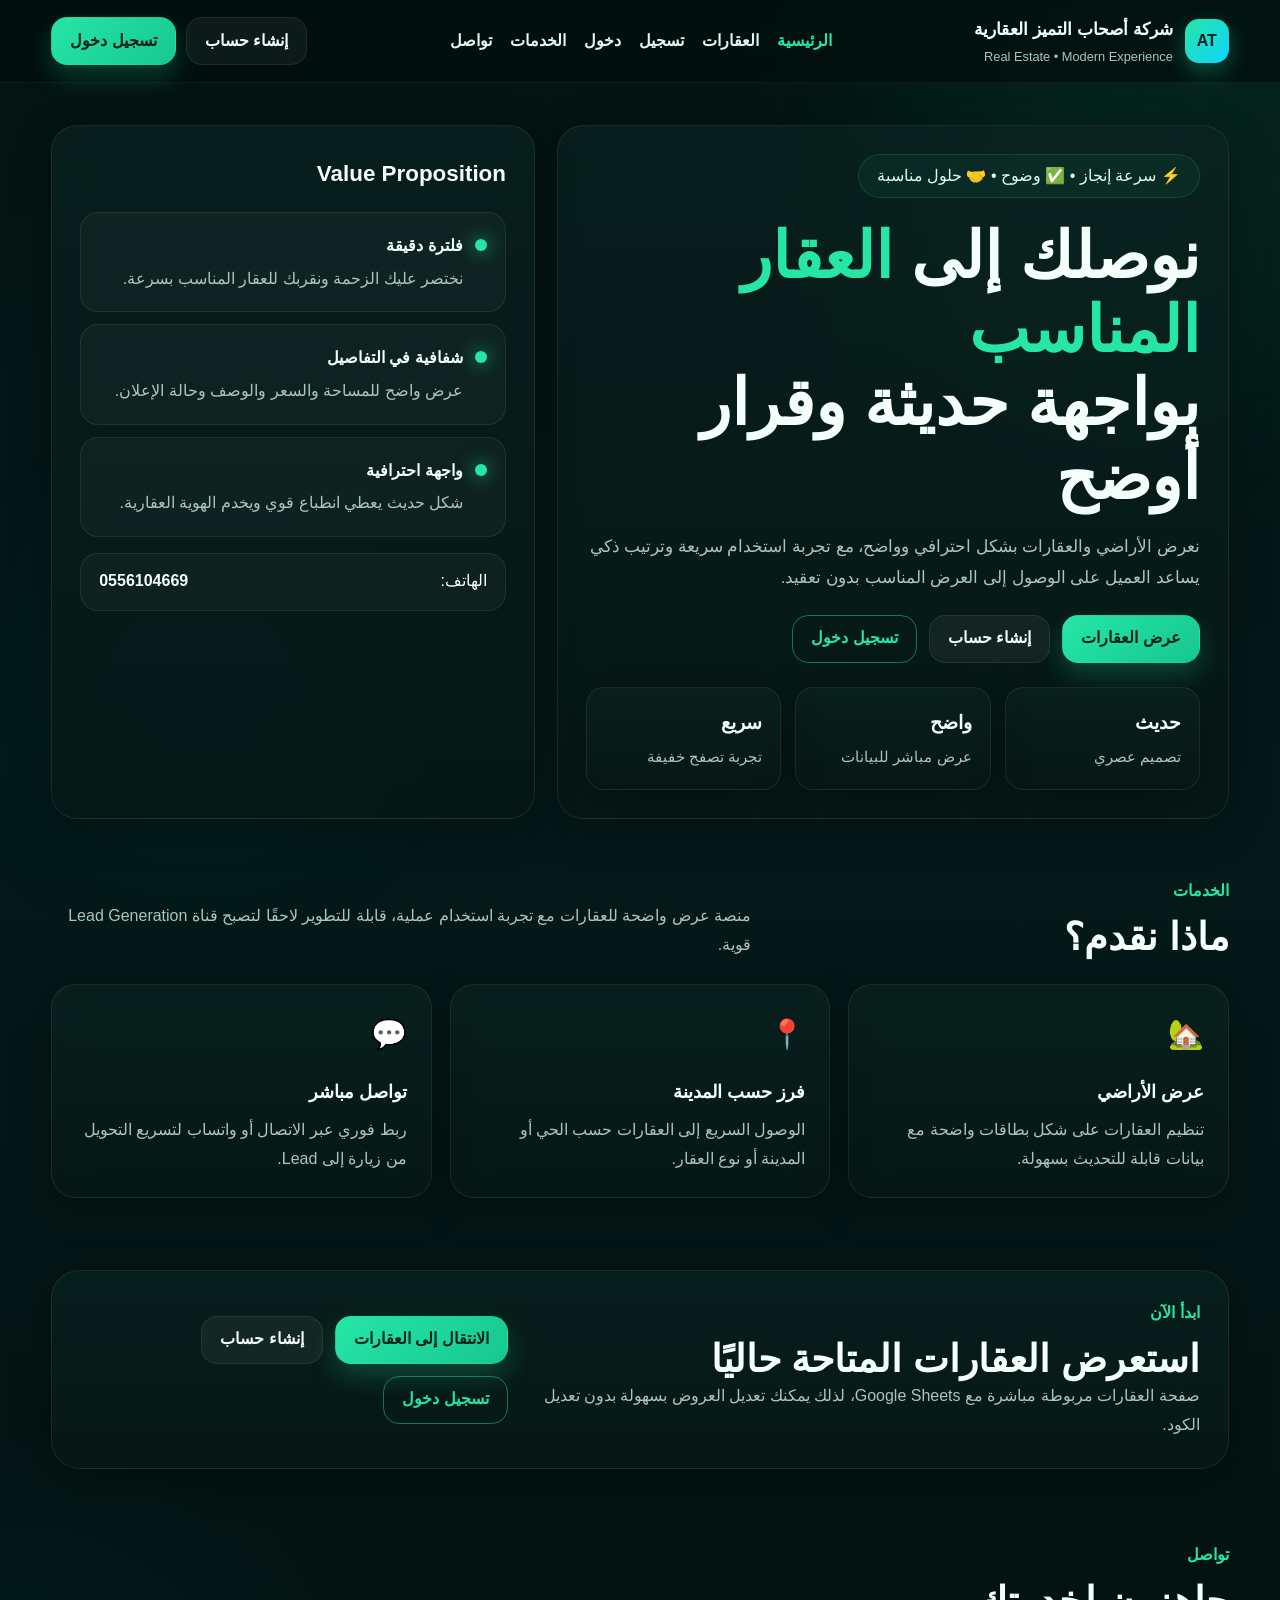
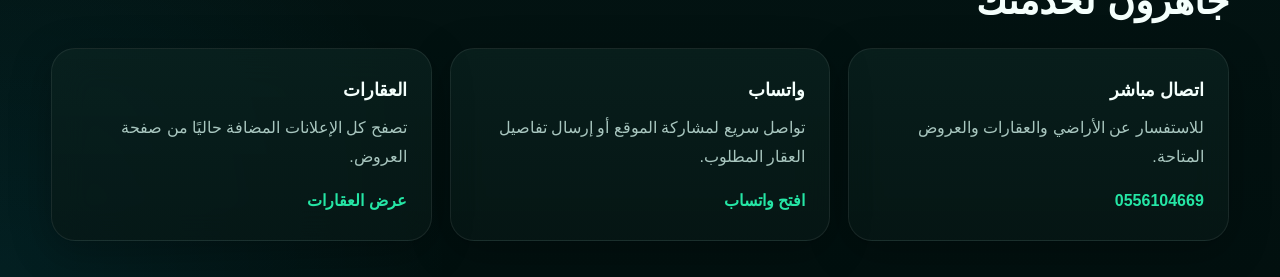
<file: index.html>
<!DOCTYPE html>
<html lang="ar" dir="rtl">
<head>
  <meta charset="UTF-8" />
  <meta name="viewport" content="width=device-width, initial-scale=1.0" />
  <title>شركة أصحاب التميز العقارية</title>
  <meta
    name="description"
    content="موقع عقاري حديث لعرض الأراضي والعقارات بشكل احترافي مع تجربة استخدام سريعة وواضحة."
  />
  <link rel="stylesheet" href="assets/css/style.css" />
</head>
<body>

<div class="bg-glow bg-glow-1"></div>
<div class="bg-glow bg-glow-2"></div>

<header class="site-header">
  <div class="container nav">

    <a href="index.html" class="brand">
      <span class="brand-badge">AT</span>
      <div>
        <div class="brand-title">شركة أصحاب التميز العقارية</div>
        <div class="brand-subtitle">Real Estate • Modern Experience</div>
      </div>
    </a>

    <nav class="nav-links">
      <a href="index.html" class="active">الرئيسية</a>
      <a href="properties.html">العقارات</a>
      <a href="register.html" class="guest-only">تسجيل</a>
      <a href="login.html" class="guest-only">دخول</a>
      <a href="dashboard.html" class="user-only hidden">لوحتي</a>
      <a href="#services">الخدمات</a>
      <a href="#contact">تواصل</a>
    </nav>

    <div style="display:flex; gap:10px; flex-wrap:wrap; align-items:center;">
      <a class="btn btn-secondary desktop-only guest-only" href="register.html">
        إنشاء حساب
      </a>

      <a class="btn btn-primary desktop-only guest-only" href="login.html">
        تسجيل دخول
      </a>

      <a class="btn btn-primary desktop-only user-only hidden" href="dashboard.html">
        لوحتي
      </a>

      <button class="menu-toggle" id="menuToggle" aria-label="فتح القائمة">
        ☰
      </button>
    </div>

  </div>

  <div class="mobile-menu" id="mobileMenu">
    <a href="index.html">الرئيسية</a>
    <a href="properties.html">العقارات</a>
    <a href="register.html" class="guest-only">تسجيل</a>
    <a href="login.html" class="guest-only">دخول</a>
    <a href="dashboard.html" class="user-only hidden">لوحتي</a>
    <a href="#services">الخدمات</a>
    <a href="#contact">تواصل</a>
  </div>
</header>

<main>

  <section class="hero-section container">
    <div class="hero-grid">

      <div class="hero-content glass-card">

        <div class="hero-pill">
          ⚡ سرعة إنجاز • ✅ وضوح • 🤝 حلول مناسبة
        </div>

        <h1 class="hero-title">
          نوصلك إلى <span>العقار المناسب</span>
          <br />
          بواجهة حديثة وقرار أوضح
        </h1>

        <p class="hero-text">
          نعرض الأراضي والعقارات بشكل احترافي وواضح، مع تجربة استخدام سريعة
          وترتيب ذكي يساعد العميل على الوصول إلى العرض المناسب بدون تعقيد.
        </p>

        <div class="hero-actions">
          <a href="properties.html" class="btn btn-primary">
            عرض العقارات
          </a>

          <a href="register.html" class="btn btn-secondary guest-only">
            إنشاء حساب
          </a>

          <a href="login.html" class="btn btn-outline guest-only">
            تسجيل دخول
          </a>

          <a href="dashboard.html" class="btn btn-secondary user-only hidden">
            لوحتي
          </a>
        </div>

        <div class="hero-stats">

          <div class="stat-card glass-mini">
            <div class="stat-number">حديث</div>
            <div class="stat-label">تصميم عصري</div>
          </div>

          <div class="stat-card glass-mini">
            <div class="stat-number">واضح</div>
            <div class="stat-label">عرض مباشر للبيانات</div>
          </div>

          <div class="stat-card glass-mini">
            <div class="stat-number">سريع</div>
            <div class="stat-label">تجربة تصفح خفيفة</div>
          </div>

        </div>
      </div>

      <div class="hero-side glass-card">

        <h3 class="side-title">Value Proposition</h3>

        <div class="value-list">

          <div class="value-item">
            <div class="value-dot"></div>
            <div>
              <h4>فلترة دقيقة</h4>
              <p>نختصر عليك الزحمة ونقربك للعقار المناسب بسرعة.</p>
            </div>
          </div>

          <div class="value-item">
            <div class="value-dot"></div>
            <div>
              <h4>شفافية في التفاصيل</h4>
              <p>عرض واضح للمساحة والسعر والوصف وحالة الإعلان.</p>
            </div>
          </div>

          <div class="value-item">
            <div class="value-dot"></div>
            <div>
              <h4>واجهة احترافية</h4>
              <p>شكل حديث يعطي انطباع قوي ويخدم الهوية العقارية.</p>
            </div>
          </div>

          <div class="contact-chip">
            <span>الهاتف:</span>
            <strong>0556104669</strong>
          </div>

        </div>
      </div>

    </div>
  </section>

  <section class="section container" id="services">

    <div class="section-head">

      <div>
        <span class="section-kicker">الخدمات</span>
        <h2 class="section-title">ماذا نقدم؟</h2>
      </div>

      <p class="section-text">
        منصة عرض واضحة للعقارات مع تجربة استخدام عملية،
        قابلة للتطوير لاحقًا لتصبح قناة Lead Generation قوية.
      </p>

    </div>

    <div class="services-grid">

      <div class="service-card glass-card">
        <div class="service-icon">🏡</div>
        <h3>عرض الأراضي</h3>
        <p>تنظيم العقارات على شكل بطاقات واضحة مع بيانات قابلة للتحديث بسهولة.</p>
      </div>

      <div class="service-card glass-card">
        <div class="service-icon">📍</div>
        <h3>فرز حسب المدينة</h3>
        <p>الوصول السريع إلى العقارات حسب الحي أو المدينة أو نوع العقار.</p>
      </div>

      <div class="service-card glass-card">
        <div class="service-icon">💬</div>
        <h3>تواصل مباشر</h3>
        <p>ربط فوري عبر الاتصال أو واتساب لتسريع التحويل من زيارة إلى Lead.</p>
      </div>

    </div>
  </section>

  <section class="section container">

    <div class="cta-box glass-card">

      <div>
        <span class="section-kicker">ابدأ الآن</span>
        <h2 class="section-title">استعرض العقارات المتاحة حاليًا</h2>

        <p class="section-text">
          صفحة العقارات مربوطة مباشرة مع Google Sheets،
          لذلك يمكنك تعديل العروض بسهولة بدون تعديل الكود.
        </p>
      </div>

      <div class="cta-actions">

        <a href="properties.html" class="btn btn-primary">
          الانتقال إلى العقارات
        </a>

        <a href="register.html" class="btn btn-secondary guest-only">
          إنشاء حساب
        </a>

        <a href="login.html" class="btn btn-outline guest-only">
          تسجيل دخول
        </a>

        <a href="dashboard.html" class="btn btn-secondary user-only hidden">
          لوحتي
        </a>

      </div>

    </div>
  </section>

  <section class="section container" id="contact">

    <div class="section-head">
      <div>
        <span class="section-kicker">تواصل</span>
        <h2 class="section-title">جاهزون لخدمتك</h2>
      </div>
    </div>

    <div class="contact-grid">

      <div class="contact-card glass-card">
        <h3>اتصال مباشر</h3>
        <p>للاستفسار عن الأراضي والعقارات والعروض المتاحة.</p>
        <a class="contact-link" href="tel:0556104669">0556104669</a>
      </div>

      <div class="contact-card glass-card">
        <h3>واتساب</h3>
        <p>تواصل سريع لمشاركة الموقع أو إرسال تفاصيل العقار المطلوب.</p>
        <a class="contact-link" href="https://wa.me/966556104669" target="_blank">افتح واتساب</a>
      </div>

      <div class="contact-card glass-card">
        <h3>العقارات</h3>
        <p>تصفح كل الإعلانات المضافة حاليًا من صفحة العروض.</p>
        <a class="contact-link" href="properties.html">عرض العقارات</a>
      </div>

    </div>

  </section>

</main>

<script src="assets/js/main.js"></script>
<script>
  const userPhone = localStorage.getItem("userPhone");
  const guestOnlyItems = document.querySelectorAll(".guest-only");
  const userOnlyItems = document.querySelectorAll(".user-only");

  if (userPhone) {
    guestOnlyItems.forEach((item) => item.classList.add("hidden"));
    userOnlyItems.forEach((item) => item.classList.remove("hidden"));
  }
</script>

</body>
</html>
</file>
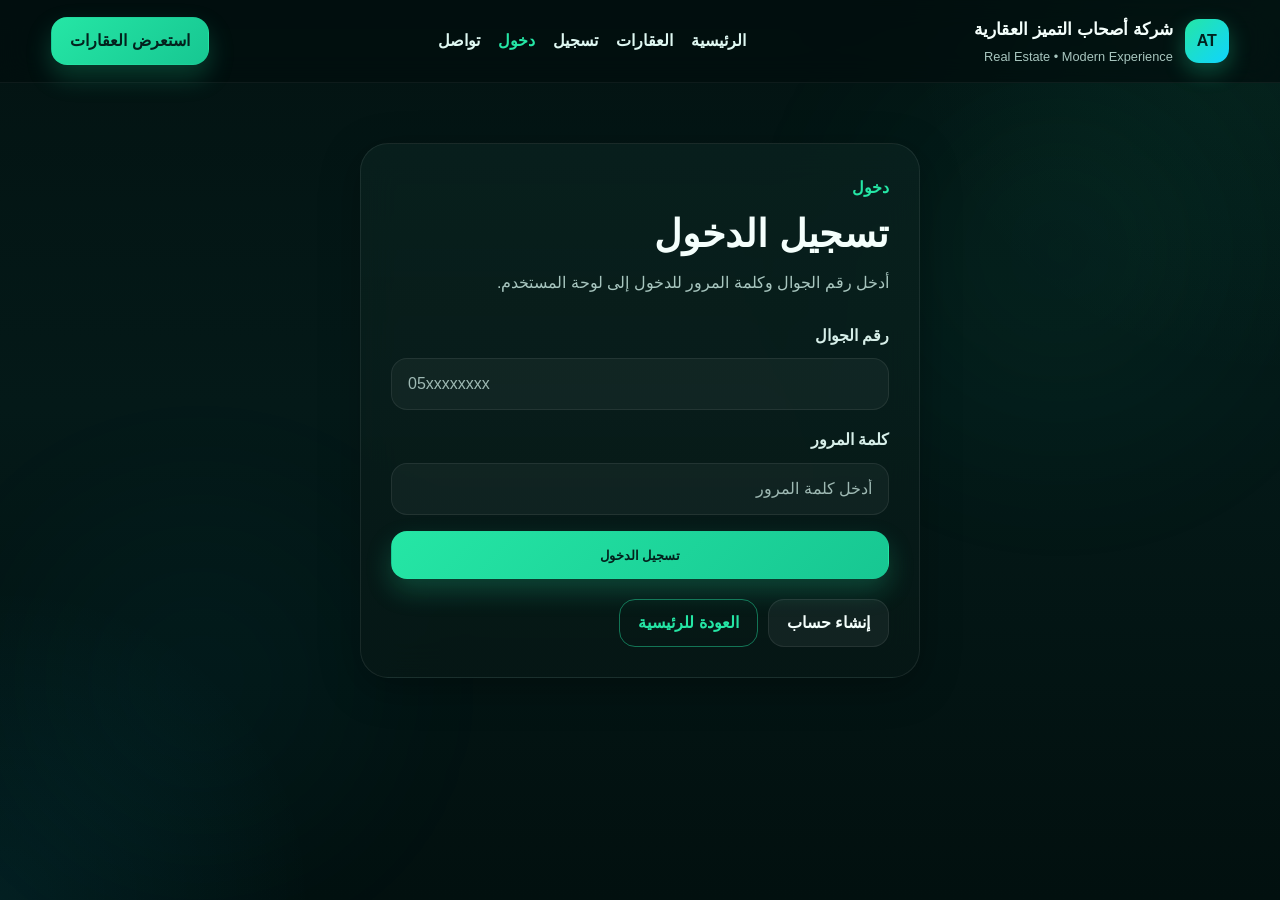
<file: dashboard.html>
<!DOCTYPE html>
<html lang="ar" dir="rtl">
<head>
  <meta charset="UTF-8" />
  <meta name="viewport" content="width=device-width, initial-scale=1.0" />
  <title>لوحة المستخدم | شركة أصحاب التميز العقارية</title>
  <link rel="stylesheet" href="assets/css/style.css" />
</head>
<body>

  <div class="bg-glow bg-glow-1"></div>
  <div class="bg-glow bg-glow-2"></div>

  <header class="site-header">
    <div class="container nav">
      <a href="index.html" class="brand">
        <span class="brand-badge">AT</span>
        <div>
          <div class="brand-title">شركة أصحاب التميز العقارية</div>
          <div class="brand-subtitle">Real Estate • Modern Experience</div>
        </div>
      </a>

      <nav class="nav-links">
        <a href="index.html">الرئيسية</a>
        <a href="properties.html">العقارات</a>
        <a href="dashboard.html" class="active">لوحتي</a>
      </nav>

      <button class="menu-toggle" id="menuToggle" aria-label="فتح القائمة">
        ☰
      </button>
    </div>
  </header>

  <main class="container" style="padding: 60px 0;">
    <section class="glass-card" style="padding: 30px; border-radius: 28px;">
      <span class="section-kicker">لوحة المستخدم</span>
      <h1 class="section-title" style="margin-bottom: 12px;">مرحبًا بك</h1>
      <p class="section-text" id="userPhone" style="margin-bottom: 24px;"></p>

      <div style="display:flex; gap:12px; flex-wrap:wrap;">
        <a href="properties.html" class="btn btn-primary">عرض العقارات</a>
        <button id="logoutBtn" class="btn btn-outline">تسجيل خروج</button>
      </div>
    </section>
  </main>

  <script src="assets/js/main.js"></script>
  <script>
    const phone = localStorage.getItem("userPhone");

    if (!phone) {
      window.location.href = "login.html";
    }

    document.getElementById("userPhone").textContent = "رقم الجوال: " + phone;

    document.getElementById("logoutBtn").addEventListener("click", function () {
      localStorage.removeItem("userPhone");
      window.location.href = "index.html";
    });
  </script>
</body>
</html>
</file>
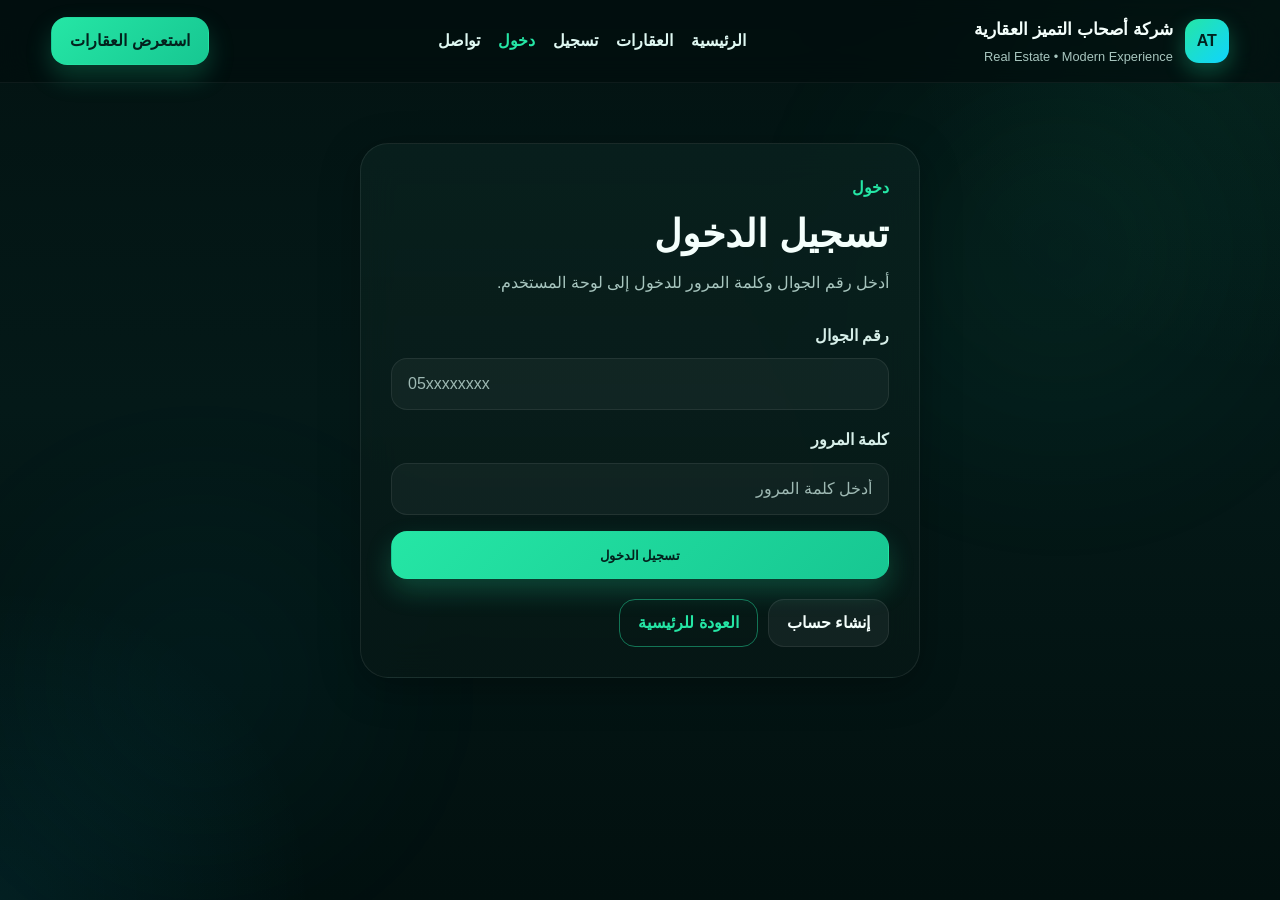
<file: login.html>
<!DOCTYPE html>
<html lang="ar" dir="rtl">
<head>
  <meta charset="UTF-8" />
  <meta name="viewport" content="width=device-width, initial-scale=1.0" />
  <title>تسجيل الدخول | شركة أصحاب التميز العقارية</title>
  <meta
    name="description"
    content="صفحة تسجيل دخول المستخدمين إلى منصة أصحاب التميز العقارية."
  />
  <link rel="stylesheet" href="assets/css/style.css" />
</head>
<body>

  <div class="bg-glow bg-glow-1"></div>
  <div class="bg-glow bg-glow-2"></div>

  <header class="site-header">
    <div class="container nav">
      <a href="index.html" class="brand">
        <span class="brand-badge">AT</span>
        <div>
          <div class="brand-title">شركة أصحاب التميز العقارية</div>
          <div class="brand-subtitle">Real Estate • Modern Experience</div>
        </div>
      </a>

      <nav class="nav-links">
        <a href="index.html">الرئيسية</a>
        <a href="properties.html">العقارات</a>
        <a href="register.html">تسجيل</a>
        <a href="login.html" class="active">دخول</a>
        <a href="index.html#contact">تواصل</a>
      </nav>

      <a class="btn btn-primary desktop-only" href="properties.html">
        استعرض العقارات
      </a>

      <button class="menu-toggle" id="menuToggle" aria-label="فتح القائمة">
        ☰
      </button>
    </div>

    <div class="mobile-menu" id="mobileMenu">
      <a href="index.html">الرئيسية</a>
      <a href="properties.html">العقارات</a>
      <a href="register.html">تسجيل</a>
      <a href="login.html">دخول</a>
      <a href="index.html#contact">تواصل</a>
    </div>
  </header>

  <main class="container" style="padding: 60px 0;">
    <section
      class="glass-card"
      style="max-width: 560px; margin: 0 auto; padding: 30px; border-radius: 28px;"
    >
      <span class="section-kicker">دخول</span>
      <h1 class="section-title" style="margin-bottom: 12px;">تسجيل الدخول</h1>
      <p class="section-text" style="margin-bottom: 24px;">
        أدخل رقم الجوال وكلمة المرور للدخول إلى لوحة المستخدم.
      </p>

      <form id="loginForm" style="display: grid; gap: 16px;">
        <div class="filter-field">
          <label for="phone">رقم الجوال</label>
          <input
            type="tel"
            id="phone"
            name="phone"
            placeholder="05xxxxxxxx"
            required
          />
        </div>

        <div class="filter-field">
          <label for="password">كلمة المرور</label>
          <input
            type="password"
            id="password"
            name="password"
            placeholder="أدخل كلمة المرور"
            required
          />
        </div>

        <button type="submit" class="btn btn-primary">
          تسجيل الدخول
        </button>
      </form>

      <div id="msg"></div>

      <div style="margin-top: 20px; display: flex; gap: 10px; flex-wrap: wrap;">
        <a href="register.html" class="btn btn-secondary">إنشاء حساب</a>
        <a href="index.html" class="btn btn-outline">العودة للرئيسية</a>
      </div>
    </section>
  </main>

  <script src="assets/js/main.js"></script>
  <script src="assets/js/config.js"></script>
  <script src="assets/js/login.js"></script>
</body>
</html>
</file>
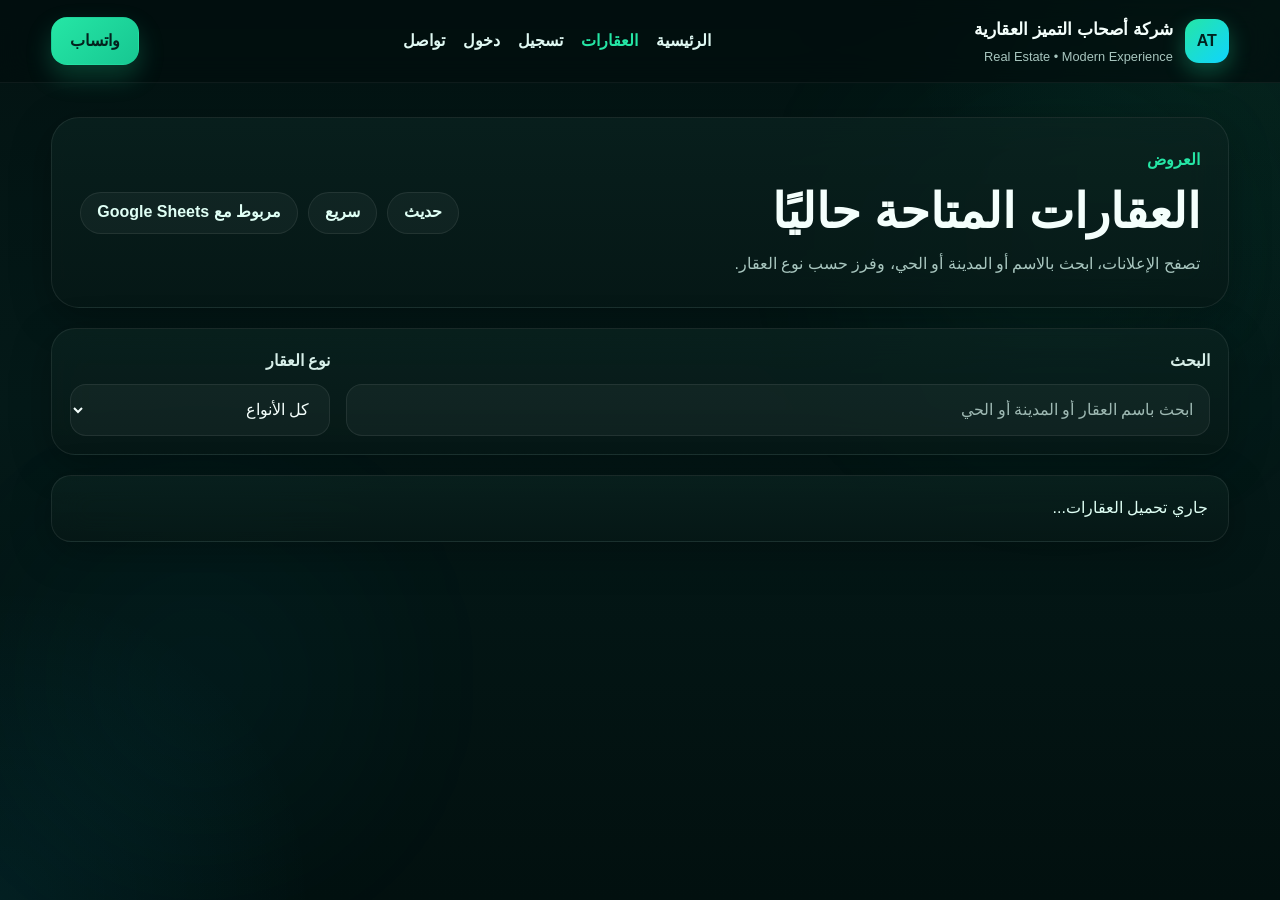
<file: properties.html>
<!DOCTYPE html>
<html lang="ar" dir="rtl">
<head>
  <meta charset="UTF-8" />
  <meta name="viewport" content="width=device-width, initial-scale=1.0" />
  <title>العقارات | شركة أصحاب التميز العقارية</title>
  <meta
    name="description"
    content="استعرض العقارات والأراضي المتاحة بشكل حديث وواضح مع فلترة وبحث سريع."
  />
  <link rel="stylesheet" href="assets/css/style.css" />
</head>
<body>
  <div class="bg-glow bg-glow-1"></div>
  <div class="bg-glow bg-glow-2"></div>

  <header class="site-header">
    <div class="container nav">
      <a href="index.html" class="brand">
        <span class="brand-badge">AT</span>
        <div>
          <div class="brand-title">شركة أصحاب التميز العقارية</div>
          <div class="brand-subtitle">Real Estate • Modern Experience</div>
        </div>
      </a>

      <nav class="nav-links">
        <a href="index.html">الرئيسية</a>
        <a href="properties.html" class="active">العقارات</a>
        <a href="register.html" class="guest-only">تسجيل</a>
        <a href="login.html" class="guest-only">دخول</a>
        <a href="dashboard.html" class="user-only hidden">لوحتي</a>
        <a href="index.html#contact">تواصل</a>
      </nav>

      <a class="btn btn-primary desktop-only" href="https://wa.me/966556104669" target="_blank">واتساب</a>

      <button class="menu-toggle" id="menuToggle" aria-label="فتح القائمة">
        ☰
      </button>
    </div>

    <div class="mobile-menu" id="mobileMenu">
      <a href="index.html">الرئيسية</a>
      <a href="properties.html">العقارات</a>
      <a href="register.html" class="guest-only">تسجيل</a>
      <a href="login.html" class="guest-only">دخول</a>
      <a href="dashboard.html" class="user-only hidden">لوحتي</a>
      <a href="index.html#contact">تواصل</a>
    </div>
  </header>

  <main class="container">
    <section class="page-hero modern-page-hero glass-card">
      <div>
        <span class="section-kicker">العروض</span>
        <h1 class="page-title">العقارات المتاحة حاليًا</h1>
        <p class="page-subtitle">
          تصفح الإعلانات، ابحث بالاسم أو المدينة أو الحي، وفرز حسب نوع العقار.
        </p>
      </div>

      <div class="hero-badges">
        <span class="soft-badge">حديث</span>
        <span class="soft-badge">سريع</span>
        <span class="soft-badge">مربوط مع Google Sheets</span>
      </div>
    </section>

    <section class="filters modern-filters glass-card">
      <div class="filter-field">
        <label for="searchInput">البحث</label>
        <input type="text" id="searchInput" placeholder="ابحث باسم العقار أو المدينة أو الحي" />
      </div>

      <div class="filter-field">
        <label for="categoryFilter">نوع العقار</label>
        <select id="categoryFilter">
          <option value="">كل الأنواع</option>
          <option value="أرض">أرض</option>
          <option value="فيلا">فيلا</option>
          <option value="شقة">شقة</option>
          <option value="عمارة">عمارة</option>
        </select>
      </div>
    </section>

    <section id="loadingMessage" class="status-box glass-card">جاري تحميل العقارات...</section>
    <section id="errorMessage" class="status-box error hidden">حدث خطأ أثناء تحميل البيانات.</section>

    <section id="propertiesContainer" class="properties-grid modern-properties-grid"></section>
  </main>

  <script src="assets/js/main.js"></script>
  <script src="assets/js/properties.js"></script>
  <script>
    const userPhone = localStorage.getItem("userPhone");
    const guestOnlyItems = document.querySelectorAll(".guest-only");
    const userOnlyItems = document.querySelectorAll(".user-only");

    if (userPhone) {
      guestOnlyItems.forEach((item) => item.classList.add("hidden"));
      userOnlyItems.forEach((item) => item.classList.remove("hidden"));
    }
  </script>
</body>
</html>
</file>
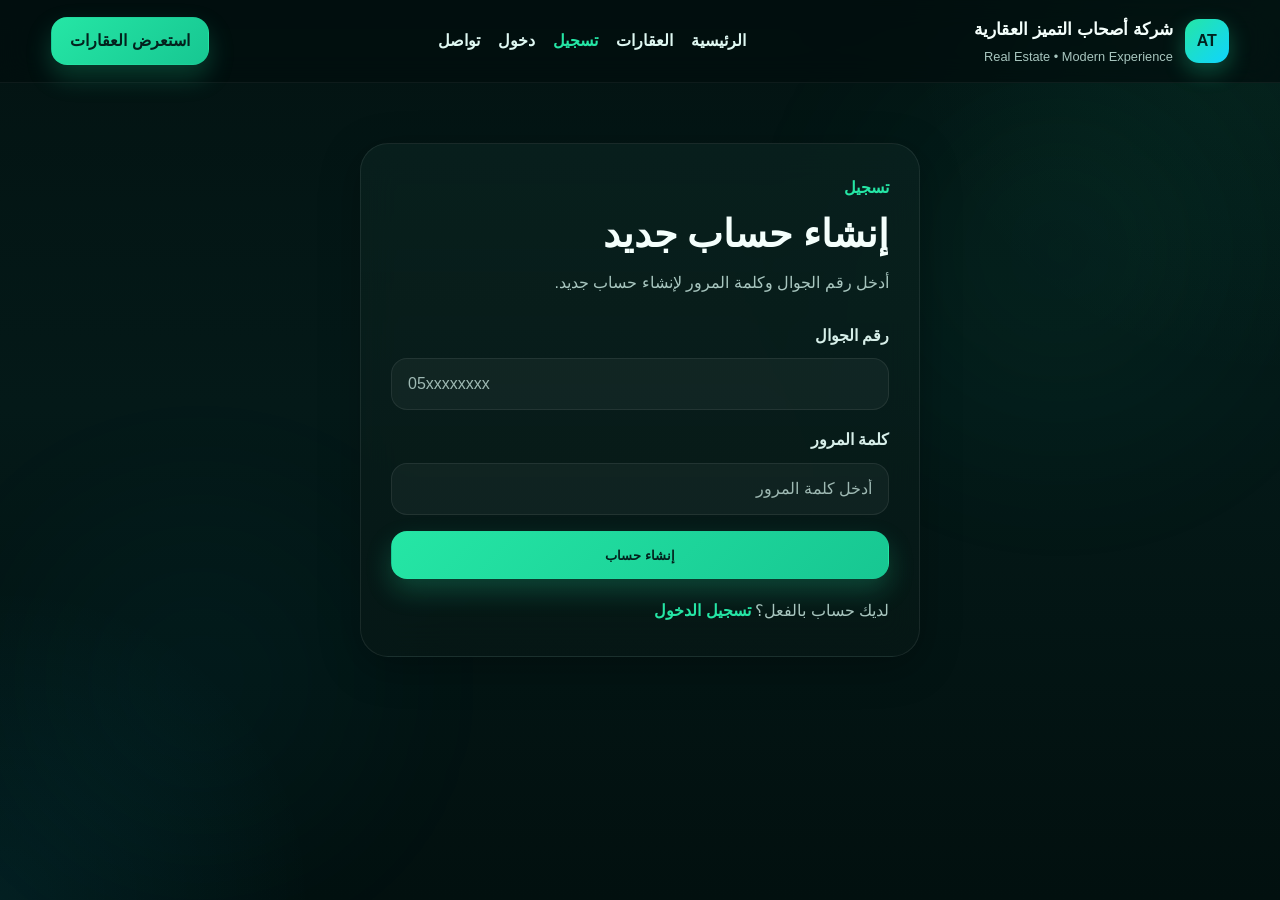
<file: register.html>
<!DOCTYPE html>
<html lang="ar" dir="rtl">
<head>
  <meta charset="UTF-8" />
  <meta name="viewport" content="width=device-width, initial-scale=1.0" />
  <title>تسجيل مستخدم | شركة أصحاب التميز العقارية</title>
  <meta
    name="description"
    content="صفحة تسجيل مستخدمين بسيطة وربط مباشر مع Google Sheets."
  />
  <link rel="stylesheet" href="assets/css/style.css" />
</head>
<body>

  <div class="bg-glow bg-glow-1"></div>
  <div class="bg-glow bg-glow-2"></div>

  <header class="site-header">
    <div class="container nav">
      <a href="index.html" class="brand">
        <span class="brand-badge">AT</span>
        <div>
          <div class="brand-title">شركة أصحاب التميز العقارية</div>
          <div class="brand-subtitle">Real Estate • Modern Experience</div>
        </div>
      </a>

      <nav class="nav-links">
        <a href="index.html">الرئيسية</a>
        <a href="properties.html">العقارات</a>
        <a href="register.html" class="active">تسجيل</a>
        <a href="login.html">دخول</a>
        <a href="index.html#contact">تواصل</a>
      </nav>

      <a class="btn btn-primary desktop-only" href="properties.html">
        استعرض العقارات
      </a>

      <button class="menu-toggle" id="menuToggle" aria-label="فتح القائمة">
        ☰
      </button>
    </div>

    <div class="mobile-menu" id="mobileMenu">
      <a href="index.html">الرئيسية</a>
      <a href="properties.html">العقارات</a>
      <a href="register.html">تسجيل</a>
      <a href="login.html">دخول</a>
      <a href="index.html#contact">تواصل</a>
    </div>
  </header>

  <main class="container" style="padding: 60px 0;">
    <section
      class="glass-card"
      style="max-width: 560px; margin: 0 auto; padding: 30px; border-radius: 28px;"
    >
      <span class="section-kicker">تسجيل</span>
      <h1 class="section-title" style="margin-bottom: 12px;">إنشاء حساب جديد</h1>
      <p class="section-text" style="margin-bottom: 24px;">
        أدخل رقم الجوال وكلمة المرور لإنشاء حساب جديد.
      </p>

      <form id="registerForm" style="display: grid; gap: 16px;">
        <div class="filter-field">
          <label for="phone">رقم الجوال</label>
          <input
            type="tel"
            id="phone"
            name="phone"
            placeholder="05xxxxxxxx"
            required
          />
        </div>

        <div class="filter-field">
          <label for="password">كلمة المرور</label>
          <input
            type="password"
            id="password"
            name="password"
            placeholder="أدخل كلمة المرور"
            required
          />
        </div>

        <button type="submit" class="btn btn-primary">
          إنشاء حساب
        </button>
      </form>

      <div id="msg"></div>

      <div style="margin-top: 18px; color: var(--muted);">
        لديك حساب بالفعل؟
        <a href="login.html" style="color: var(--primary); font-weight: 800;">تسجيل الدخول</a>
      </div>
    </section>
  </main>

  <script src="assets/js/main.js"></script>
  <script src="assets/js/config.js"></script>
  <script src="assets/js/register.js"></script>
</body>
</html>
</file>
<file: assets/css/style.css>
:root {
  --bg: #031312;
  --bg-2: #071c1a;
  --panel: rgba(10, 33, 30, 0.65);
  --panel-2: rgba(14, 40, 36, 0.72);
  --line: rgba(255, 255, 255, 0.08);
  --text: #f4fffc;
  --muted: #a8c6bf;
  --primary: #25e6a5;
  --primary-2: #0fd4ff;
  --danger: #ff6b6b;
  --shadow: 0 10px 40px rgba(0, 0, 0, 0.28);
  --radius-xl: 26px;
  --radius-lg: 20px;
  --radius-md: 16px;
  --radius-sm: 12px;
}

* {
  box-sizing: border-box;
  margin: 0;
  padding: 0;
}

html {
  scroll-behavior: smooth;
}

body {
  font-family: Tahoma, Arial, sans-serif;
  background:
    radial-gradient(circle at top right, rgba(37, 230, 165, 0.08), transparent 24%),
    radial-gradient(circle at bottom left, rgba(15, 212, 255, 0.08), transparent 20%),
    linear-gradient(180deg, #031312 0%, #041918 45%, #02100f 100%);
  color: var(--text);
  line-height: 1.8;
  min-height: 100vh;
  position: relative;
  overflow-x: hidden;
}

a {
  text-decoration: none;
  color: inherit;
}

img {
  display: block;
  max-width: 100%;
}

.container {
  width: min(1180px, 92%);
  margin: 0 auto;
}

.bg-glow {
  position: fixed;
  border-radius: 999px;
  filter: blur(120px);
  z-index: -1;
  opacity: 0.45;
  pointer-events: none;
}

.bg-glow-1 {
  width: 320px;
  height: 320px;
  background: rgba(37, 230, 165, 0.16);
  top: 90px;
  right: 60px;
}

.bg-glow-2 {
  width: 280px;
  height: 280px;
  background: rgba(15, 212, 255, 0.14);
  bottom: 80px;
  left: 60px;
}

.glass-card,
.glass-mini {
  background: linear-gradient(180deg, rgba(11, 35, 32, 0.72), rgba(7, 24, 22, 0.76));
  border: 1px solid var(--line);
  backdrop-filter: blur(18px);
  -webkit-backdrop-filter: blur(18px);
  box-shadow: var(--shadow);
}

.site-header {
  position: sticky;
  top: 0;
  z-index: 999;
  background: rgba(2, 14, 13, 0.7);
  backdrop-filter: blur(14px);
  -webkit-backdrop-filter: blur(14px);
  border-bottom: 1px solid rgba(255, 255, 255, 0.05);
}

.nav {
  display: flex;
  align-items: center;
  justify-content: space-between;
  min-height: 82px;
  gap: 18px;
}

.brand {
  display: flex;
  align-items: center;
  gap: 12px;
}

.brand-badge {
  width: 44px;
  height: 44px;
  border-radius: 14px;
  background: linear-gradient(135deg, var(--primary), var(--primary-2));
  color: #022220;
  display: grid;
  place-items: center;
  font-weight: 900;
  box-shadow: 0 8px 22px rgba(37, 230, 165, 0.3);
}

.brand-title {
  font-size: 1.08rem;
  font-weight: 800;
}

.brand-subtitle {
  font-size: 0.8rem;
  color: var(--muted);
}

.nav-links {
  display: flex;
  align-items: center;
  gap: 18px;
}

.nav-links a {
  color: #dff8f2;
  font-weight: 700;
  transition: 0.25s ease;
}

.nav-links a:hover,
.nav-links a.active {
  color: var(--primary);
}

.menu-toggle {
  display: none;
  background: transparent;
  border: 1px solid var(--line);
  color: var(--text);
  border-radius: 12px;
  padding: 8px 12px;
  font-size: 20px;
  cursor: pointer;
}

.mobile-menu {
  display: none;
  flex-direction: column;
  gap: 12px;
  padding: 0 4% 18px;
}

.mobile-menu a {
  padding: 12px 14px;
  border-radius: 14px;
  background: rgba(255, 255, 255, 0.03);
  border: 1px solid var(--line);
}

.mobile-menu.show {
  display: flex;
}

.btn {
  display: inline-flex;
  align-items: center;
  justify-content: center;
  min-height: 48px;
  padding: 0 18px;
  border-radius: 16px;
  font-weight: 800;
  transition: 0.25s ease;
  border: 1px solid transparent;
  cursor: pointer;
}

.btn:hover {
  transform: translateY(-2px);
}

.btn-primary {
  background: linear-gradient(135deg, var(--primary), #17c792);
  color: #03211d;
  box-shadow: 0 12px 26px rgba(37, 230, 165, 0.22);
}

.btn-secondary {
  background: rgba(255, 255, 255, 0.05);
  border-color: var(--line);
  color: var(--text);
}

.btn-outline {
  background: transparent;
  border-color: rgba(37, 230, 165, 0.45);
  color: var(--primary);
}

.hero-section {
  padding: 42px 0 22px;
}

.hero-grid {
  display: grid;
  grid-template-columns: 1.25fr 0.9fr;
  gap: 22px;
  align-items: stretch;
}

.hero-content,
.hero-side {
  border-radius: var(--radius-xl);
  padding: 28px;
}

.hero-pill {
  display: inline-flex;
  align-items: center;
  gap: 8px;
  min-height: 44px;
  padding: 0 18px;
  border-radius: 999px;
  border: 1px solid rgba(37, 230, 165, 0.15);
  background: rgba(37, 230, 165, 0.05);
  color: #d8fff2;
  margin-bottom: 22px;
}

.hero-title {
  font-size: clamp(2rem, 5vw, 4rem);
  line-height: 1.15;
  font-weight: 900;
  margin-bottom: 18px;
}

.hero-title span {
  color: var(--primary);
}

.hero-text {
  max-width: 760px;
  color: var(--muted);
  font-size: 1.05rem;
  margin-bottom: 22px;
}

.hero-actions {
  display: flex;
  flex-wrap: wrap;
  gap: 12px;
  margin-bottom: 24px;
}

.hero-stats {
  display: grid;
  grid-template-columns: repeat(3, 1fr);
  gap: 14px;
}

.stat-card {
  border-radius: 18px;
  padding: 18px;
}

.stat-number {
  font-size: 1.2rem;
  font-weight: 900;
  color: var(--text);
  margin-bottom: 4px;
}

.stat-label {
  color: var(--muted);
  font-size: 0.92rem;
}

.side-title {
  font-size: 1.4rem;
  margin-bottom: 18px;
  font-weight: 900;
}

.value-list {
  display: grid;
  gap: 12px;
}

.value-item {
  display: flex;
  gap: 12px;
  align-items: flex-start;
  padding: 18px;
  border-radius: 18px;
  background: rgba(255, 255, 255, 0.03);
  border: 1px solid var(--line);
}

.value-item h4 {
  margin-bottom: 4px;
  font-size: 1.02rem;
}

.value-item p {
  color: var(--muted);
}

.value-dot {
  width: 12px;
  height: 12px;
  min-width: 12px;
  border-radius: 999px;
  background: var(--primary);
  box-shadow: 0 0 18px rgba(37, 230, 165, 0.8);
  margin-top: 8px;
}

.contact-chip {
  display: flex;
  align-items: center;
  justify-content: space-between;
  gap: 12px;
  min-height: 58px;
  padding: 0 18px;
  border-radius: 18px;
  margin-top: 4px;
  border: 1px solid var(--line);
  background: rgba(255, 255, 255, 0.03);
}

.section {
  padding: 36px 0;
}

.section-head {
  display: flex;
  align-items: end;
  justify-content: space-between;
  gap: 18px;
  margin-bottom: 24px;
}

.section-kicker {
  color: var(--primary);
  font-weight: 800;
  display: inline-block;
  margin-bottom: 8px;
}

.section-title {
  font-size: clamp(1.5rem, 3vw, 2.4rem);
  line-height: 1.2;
  font-weight: 900;
}

.section-text {
  color: var(--muted);
  max-width: 700px;
}

.services-grid,
.contact-grid {
  display: grid;
  grid-template-columns: repeat(3, 1fr);
  gap: 18px;
}

.service-card,
.contact-card {
  border-radius: 24px;
  padding: 24px;
}

.service-icon {
  font-size: 1.8rem;
  margin-bottom: 14px;
}

.service-card h3,
.contact-card h3 {
  margin-bottom: 8px;
  font-size: 1.15rem;
}

.service-card p,
.contact-card p {
  color: var(--muted);
}

.contact-link {
  display: inline-block;
  margin-top: 16px;
  color: var(--primary);
  font-weight: 900;
}

.cta-box {
  border-radius: 28px;
  padding: 28px;
  display: flex;
  align-items: center;
  justify-content: space-between;
  gap: 18px;
}

.cta-actions {
  display: flex;
  flex-wrap: wrap;
  gap: 12px;
}

.page-hero {
  margin: 34px 0 20px;
}

.modern-page-hero {
  border-radius: 28px;
  padding: 28px;
  display: flex;
  align-items: center;
  justify-content: space-between;
  gap: 18px;
}

.page-title {
  font-size: clamp(1.8rem, 4vw, 3rem);
  line-height: 1.2;
  margin-bottom: 10px;
  font-weight: 900;
}

.page-subtitle {
  color: var(--muted);
  max-width: 800px;
}

.hero-badges {
  display: flex;
  flex-wrap: wrap;
  gap: 10px;
}

.soft-badge {
  display: inline-flex;
  align-items: center;
  justify-content: center;
  min-height: 42px;
  padding: 0 16px;
  border-radius: 999px;
  background: rgba(255, 255, 255, 0.04);
  border: 1px solid var(--line);
  color: #dffff5;
  font-weight: 700;
}

.modern-filters {
  padding: 18px;
  border-radius: 24px;
  margin-bottom: 20px;
  display: grid;
  grid-template-columns: 1fr 260px;
  gap: 16px;
}

.filter-field {
  display: grid;
  gap: 8px;
}

.filter-field label {
  color: #d7efe9;
  font-weight: 700;
}

.filter-field input,
.filter-field select {
  width: 100%;
  min-height: 52px;
  border-radius: 16px;
  border: 1px solid var(--line);
  background: rgba(255, 255, 255, 0.04);
  color: var(--text);
  padding: 0 16px;
  font-size: 1rem;
  outline: none;
}

.filter-field input::placeholder {
  color: #9eb9b3;
}

.status-box {
  padding: 18px 20px;
  border-radius: 20px;
  margin-bottom: 20px;
  color: #dffff5;
}

.status-box.error {
  border: 1px solid rgba(255, 107, 107, 0.24);
  color: #ffd6d6;
}

.hidden {
  display: none !important;
}

.properties-grid {
  display: grid;
  gap: 20px;
  padding-bottom: 44px;
}

.modern-properties-grid {
  grid-template-columns: repeat(auto-fit, minmax(300px, 1fr));
}

.property-card {
  border-radius: 24px;
  overflow: hidden;
  border: 1px solid var(--line);
  background: linear-gradient(180deg, rgba(10, 30, 28, 0.82), rgba(5, 18, 17, 0.88));
  box-shadow: var(--shadow);
  transition: 0.28s ease;
}

.property-card:hover {
  transform: translateY(-5px);
  border-color: rgba(37, 230, 165, 0.22);
  box-shadow: 0 18px 40px rgba(0, 0, 0, 0.34);
}

.property-image-wrap {
  position: relative;
  overflow: hidden;
}

.property-image {
  width: 100%;
  height: 240px;
  object-fit: cover;
  transition: transform 0.45s ease;
  background: #0f1f1d;
}

.property-card:hover .property-image {
  transform: scale(1.05);
}

.property-badge {
  position: absolute;
  top: 14px;
  right: 14px;
  z-index: 2;
  min-height: 34px;
  padding: 0 12px;
  border-radius: 999px;
  display: inline-flex;
  align-items: center;
  font-size: 0.88rem;
  font-weight: 800;
  color: #03221f;
  background: linear-gradient(135deg, var(--primary), #17d79d);
  box-shadow: 0 8px 16px rgba(37, 230, 165, 0.22);
}

.property-content {
  padding: 20px;
}

.property-head {
  display: flex;
  align-items: start;
  justify-content: space-between;
  gap: 12px;
  margin-bottom: 12px;
}

.property-title {
  font-size: 1.28rem;
  line-height: 1.3;
  font-weight: 900;
}

.property-price {
  white-space: nowrap;
  font-size: 1rem;
  font-weight: 900;
  color: var(--primary);
}

.property-location {
  color: var(--muted);
  margin-bottom: 16px;
}

.property-meta {
  display: grid;
  grid-template-columns: repeat(2, 1fr);
  gap: 10px;
  margin-bottom: 16px;
}

.meta-box {
  padding: 12px 14px;
  border-radius: 16px;
  background: rgba(255, 255, 255, 0.035);
  border: 1px solid var(--line);
}

.meta-label {
  display: block;
  color: #96b4ad;
  font-size: 0.84rem;
  margin-bottom: 3px;
}

.meta-value {
  color: var(--text);
  font-weight: 800;
}

.property-description {
  color: var(--muted);
  margin-bottom: 18px;
  min-height: 54px;
}

.property-actions {
  display: flex;
  gap: 10px;
  flex-wrap: wrap;
}

.property-btn {
  flex: 1;
  min-width: 120px;
}

.empty-box {
  padding: 28px;
  border-radius: 24px;
  text-align: center;
  color: var(--muted);
  border: 1px dashed rgba(255, 255, 255, 0.18);
  background: rgba(255, 255, 255, 0.02);
}

.desktop-only {
  display: inline-flex;
}

@media (max-width: 980px) {
  .hero-grid,
  .services-grid,
  .contact-grid,
  .section-head,
  .cta-box,
  .modern-page-hero {
    grid-template-columns: 1fr;
    flex-direction: column;
    align-items: stretch;
  }

  .hero-stats {
    grid-template-columns: 1fr;
  }

  .modern-filters {
    grid-template-columns: 1fr;
  }
}

@media (max-width: 820px) {
  .nav-links,
  .desktop-only {
    display: none;
  }

  .menu-toggle {
    display: inline-flex;
    align-items: center;
    justify-content: center;
  }

  .hero-content,
  .hero-side,
  .service-card,
  .contact-card,
  .cta-box,
  .modern-page-hero {
    padding: 22px;
  }

  .property-meta {
    grid-template-columns: 1fr;
  }
}

@media (max-width: 560px) {
  .container {
    width: min(94%, 94%);
  }

  .hero-title {
    font-size: 2.2rem;
  }

  .page-title,
  .section-title {
    line-height: 1.25;
  }

  .hero-actions,
  .property-actions {
    flex-direction: column;
  }

  .btn,
  .property-btn {
    width: 100%;
  }
}
</file>
